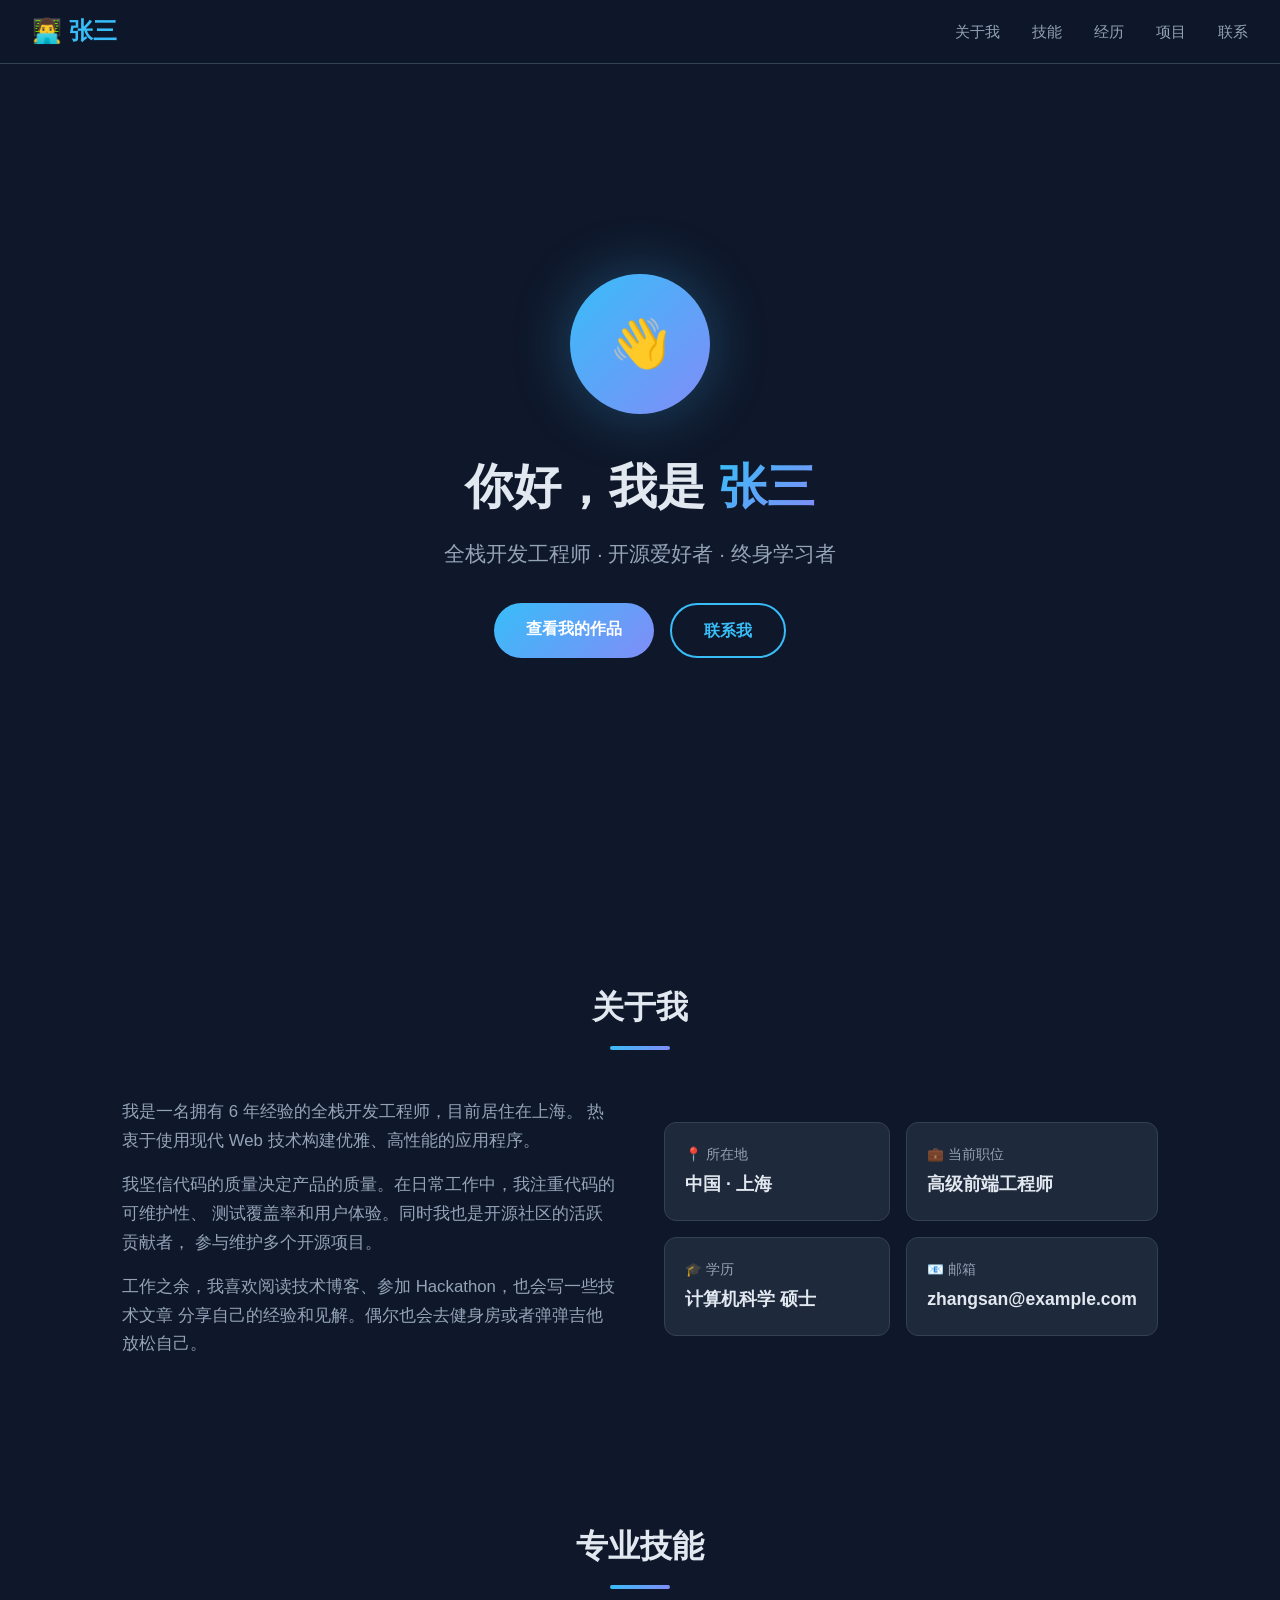
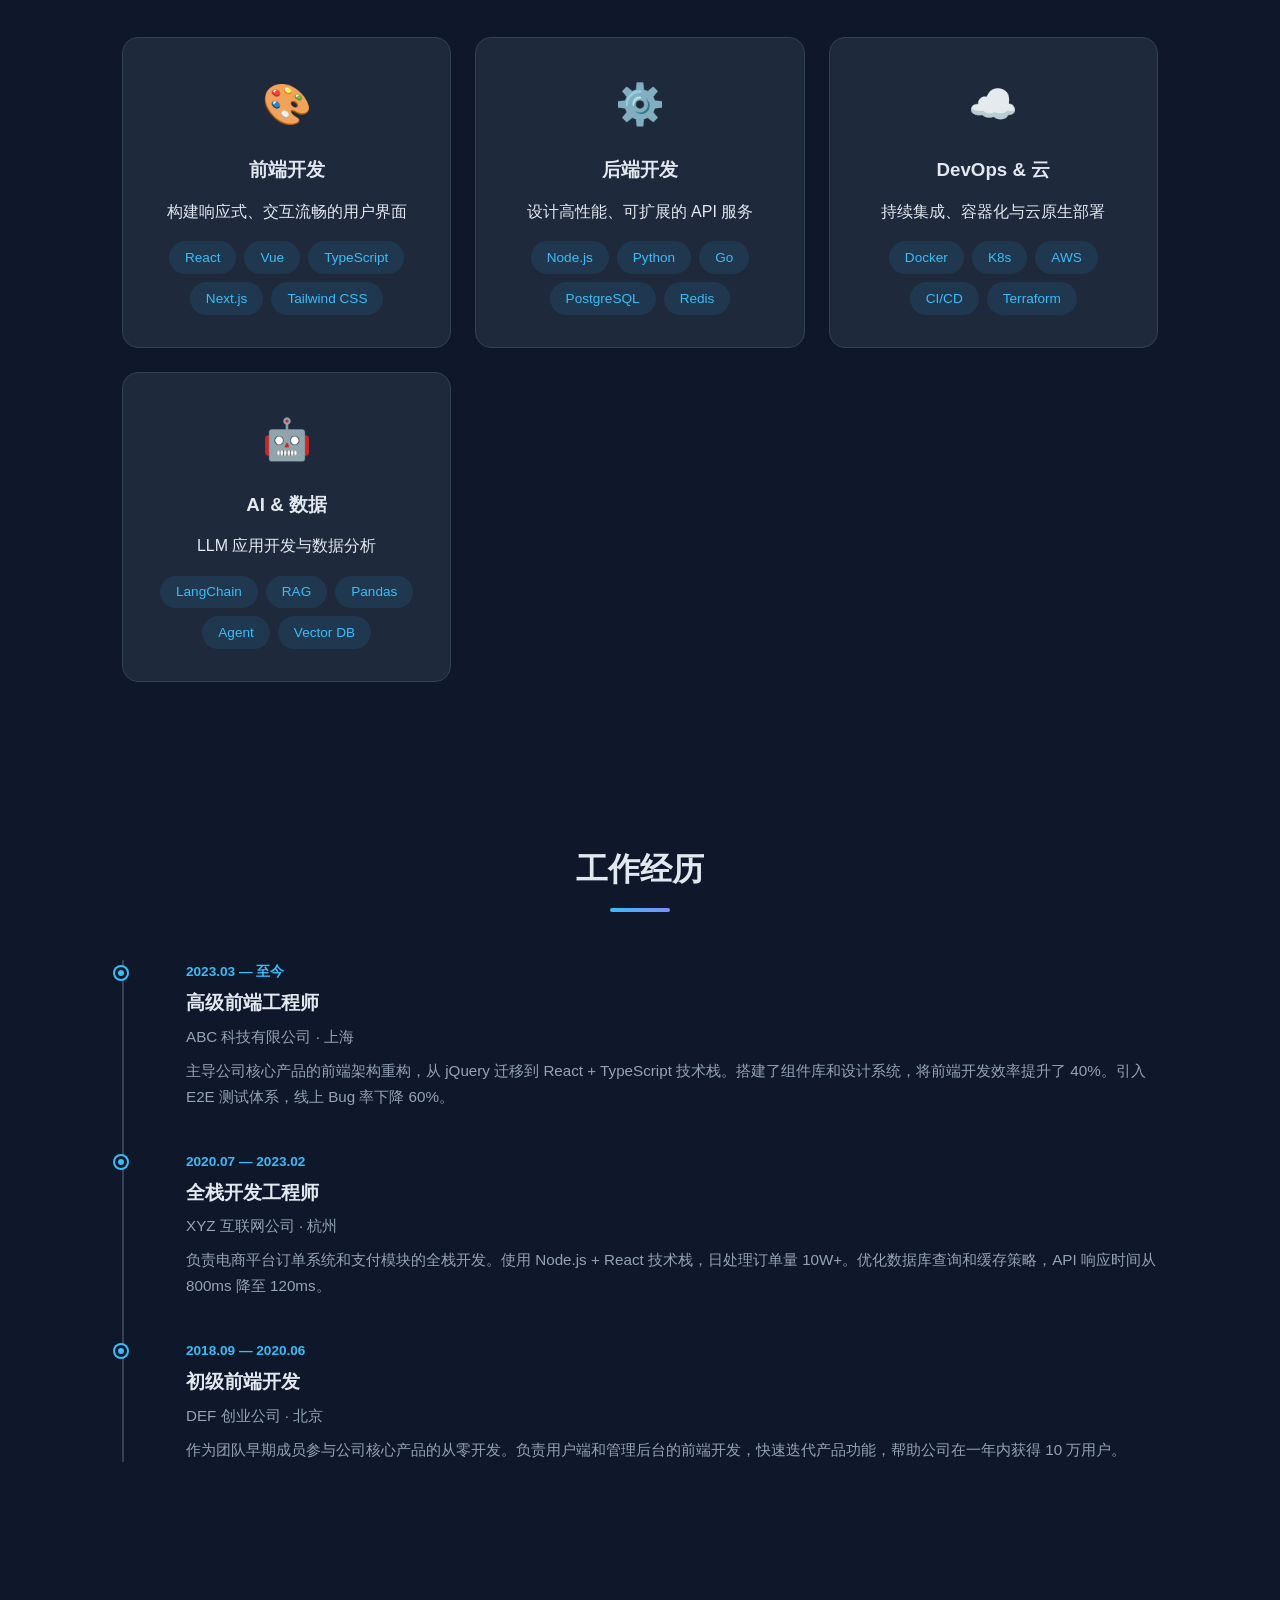
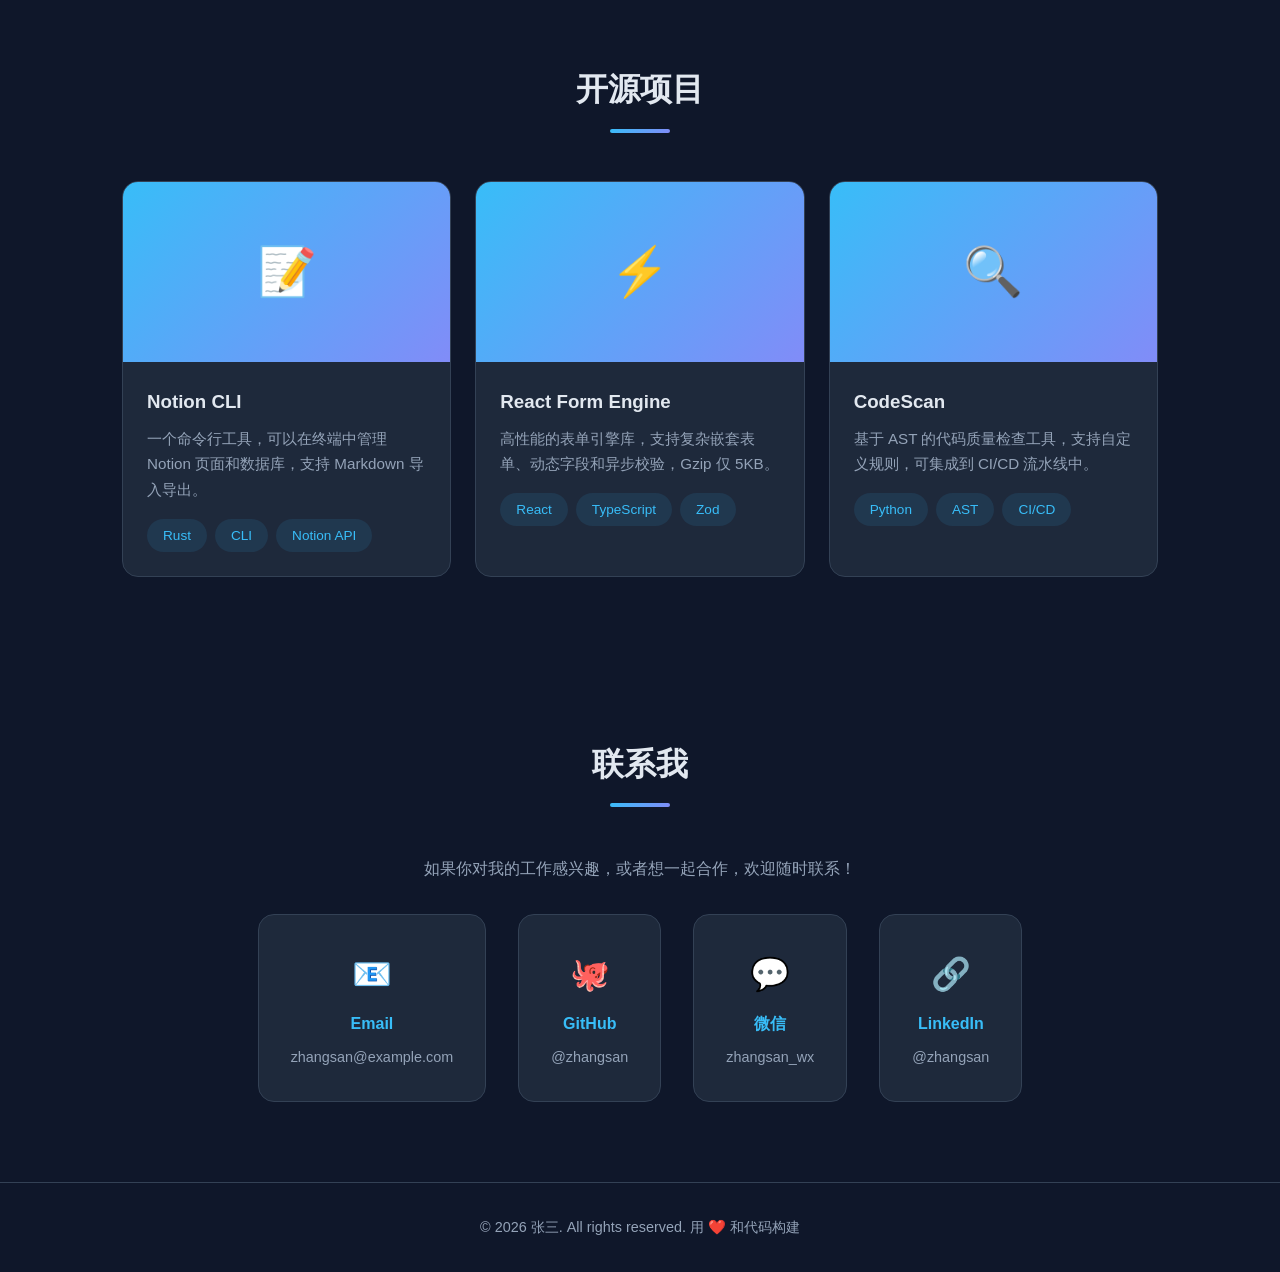
<file: index.html>
<!DOCTYPE html>
<html lang="zh-CN">
<head>
    <meta charset="UTF-8">
    <meta name="viewport" content="width=device-width, initial-scale=1.0">
    <title>个人介绍 - 张三</title>
    <style>
        /* ===== Reset & Base ===== */
        *, *::before, *::after { box-sizing: border-box; margin: 0; padding: 0; }

        :root {
            --bg: #0f172a;
            --bg-card: #1e293b;
            --text: #e2e8f0;
            --text-muted: #94a3b8;
            --accent: #38bdf8;
            --accent2: #818cf8;
            --border: #334155;
        }

        html { scroll-behavior: smooth; }

        body {
            font-family: -apple-system, BlinkMacSystemFont, 'Segoe UI', Roboto, 'Helvetica Neue', Arial, sans-serif;
            background: var(--bg);
            color: var(--text);
            line-height: 1.7;
            overflow-x: hidden;
        }

        a { color: var(--accent); text-decoration: none; transition: color 0.3s; }
        a:hover { color: var(--accent2); }

        /* ===== Navigation ===== */
        nav {
            position: fixed; top: 0; left: 0; right: 0; z-index: 1000;
            background: rgba(15, 23, 42, 0.85);
            backdrop-filter: blur(12px);
            border-bottom: 1px solid var(--border);
            padding: 0 2rem;
            display: flex; align-items: center; justify-content: space-between;
            height: 64px;
        }

        nav .logo { font-size: 1.5rem; font-weight: 700; color: var(--accent); }

        nav ul { display: flex; list-style: none; gap: 2rem; }
        nav ul li a { color: var(--text-muted); font-weight: 500; font-size: 0.95rem; }
        nav ul li a:hover { color: var(--text); }

        /* ===== Hero ===== */
        .hero {
            min-height: 100vh; display: flex; align-items: center; justify-content: center;
            text-align: center; padding: 6rem 2rem 4rem;
        }

        .hero .avatar {
            width: 140px; height: 140px; border-radius: 50%;
            background: linear-gradient(135deg, var(--accent), var(--accent2));
            display: flex; align-items: center; justify-content: center;
            font-size: 3rem; margin: 0 auto 2rem;
            box-shadow: 0 0 60px rgba(56, 189, 248, 0.3);
        }

        .hero h1 { font-size: 3rem; font-weight: 800; margin-bottom: 0.5rem; }
        .hero h1 span { background: linear-gradient(135deg, var(--accent), var(--accent2)); -webkit-background-clip: text; -webkit-text-fill-color: transparent; }
        .hero .subtitle { font-size: 1.3rem; color: var(--text-muted); margin-bottom: 2rem; }
        .hero .cta { display: flex; gap: 1rem; justify-content: center; flex-wrap: wrap; }

        .btn {
            display: inline-block; padding: 0.75rem 2rem; border-radius: 50px;
            font-weight: 600; font-size: 1rem; cursor: pointer; border: none;
            transition: all 0.3s;
        }
        .btn-primary { background: linear-gradient(135deg, var(--accent), var(--accent2)); color: #fff; }
        .btn-primary:hover { transform: translateY(-2px); box-shadow: 0 8px 25px rgba(56, 189, 248, 0.4); color: #fff; }
        .btn-outline { background: transparent; border: 2px solid var(--accent); color: var(--accent); }
        .btn-outline:hover { background: var(--accent); color: var(--bg); }

        /* ===== Sections ===== */
        section { padding: 5rem 2rem; max-width: 1100px; margin: 0 auto; }

        .section-title {
            font-size: 2rem; font-weight: 700; text-align: center; margin-bottom: 3rem;
        }
        .section-title::after {
            content: ''; display: block; width: 60px; height: 4px;
            background: linear-gradient(135deg, var(--accent), var(--accent2));
            margin: 0.75rem auto 0; border-radius: 2px;
        }

        /* ===== About ===== */
        .about-content {
            display: grid; grid-template-columns: 1fr 1fr; gap: 3rem; align-items: center;
        }
        .about-text p { color: var(--text-muted); margin-bottom: 1rem; font-size: 1.05rem; }
        .about-text p:last-child { margin-bottom: 0; }

        .info-grid {
            display: grid; grid-template-columns: 1fr 1fr; gap: 1rem;
        }
        .info-item {
            background: var(--bg-card); padding: 1.25rem; border-radius: 12px;
            border: 1px solid var(--border);
        }
        .info-item .label { font-size: 0.85rem; color: var(--text-muted); }
        .info-item .value { font-size: 1.1rem; font-weight: 600; margin-top: 0.25rem; }

        /* ===== Skills ===== */
        .skills-grid {
            display: grid; grid-template-columns: repeat(auto-fit, minmax(250px, 1fr)); gap: 1.5rem;
        }

        .skill-card {
            background: var(--bg-card); padding: 2rem; border-radius: 16px;
            border: 1px solid var(--border); text-align: center;
            transition: transform 0.3s, box-shadow 0.3s;
        }
        .skill-card:hover { transform: translateY(-5px); box-shadow: 0 12px 40px rgba(0, 0, 0, 0.3); }

        .skill-card .icon { font-size: 2.5rem; margin-bottom: 1rem; }
        .skill-card h3 { margin-bottom: 0.75rem; }
        .skill-card .tags { display: flex; flex-wrap: wrap; gap: 0.5rem; justify-content: center; margin-top: 1rem; }
        .tag {
            background: rgba(56, 189, 248, 0.1); color: var(--accent);
            padding: 0.3rem 1rem; border-radius: 50px; font-size: 0.85rem; font-weight: 500;
        }

        /* ===== Timeline ===== */
        .timeline { position: relative; padding-left: 2rem; }
        .timeline::before {
            content: ''; position: absolute; left: 0; top: 0; bottom: 0;
            width: 2px; background: var(--border);
        }

        .timeline-item { position: relative; margin-bottom: 2.5rem; padding-left: 2rem; }
        .timeline-item::before {
            content: ''; position: absolute; left: -2.45rem; top: 0.4rem;
            width: 12px; height: 12px; border-radius: 50%;
            background: var(--accent); border: 3px solid var(--bg);
            box-shadow: 0 0 0 2px var(--accent);
        }

        .timeline-item .date {
            font-size: 0.85rem; color: var(--accent); font-weight: 600; margin-bottom: 0.25rem;
        }
        .timeline-item h3 { font-size: 1.2rem; margin-bottom: 0.25rem; }
        .timeline-item .org { color: var(--text-muted); font-size: 0.95rem; margin-bottom: 0.5rem; }
        .timeline-item p { color: var(--text-muted); font-size: 0.95rem; }

        /* ===== Projects ===== */
        .projects-grid {
            display: grid; grid-template-columns: repeat(auto-fit, minmax(320px, 1fr)); gap: 1.5rem;
        }

        .project-card {
            background: var(--bg-card); border-radius: 16px; overflow: hidden;
            border: 1px solid var(--border); transition: transform 0.3s;
        }
        .project-card:hover { transform: translateY(-5px); }
        .project-card .cover {
            height: 180px; background: linear-gradient(135deg, var(--accent), var(--accent2));
            display: flex; align-items: center; justify-content: center; font-size: 3rem;
        }
        .project-card .body { padding: 1.5rem; }
        .project-card h3 { margin-bottom: 0.5rem; }
        .project-card p { color: var(--text-muted); font-size: 0.95rem; margin-bottom: 1rem; }
        .project-card .tags { display: flex; gap: 0.5rem; flex-wrap: wrap; }

        /* ===== Contact ===== */
        #contact { text-align: center; }
        .contact-links { display: flex; gap: 2rem; justify-content: center; flex-wrap: wrap; margin-top: 2rem; }
        .contact-link {
            display: flex; flex-direction: column; align-items: center; gap: 0.5rem;
            background: var(--bg-card); padding: 2rem; border-radius: 16px;
            border: 1px solid var(--border); min-width: 140px;
            transition: transform 0.3s, box-shadow 0.3s;
        }
        .contact-link:hover { transform: translateY(-5px); box-shadow: 0 12px 40px rgba(0, 0, 0, 0.3); }
        .contact-link .icon { font-size: 2rem; }
        .contact-link span { color: var(--text-muted); font-size: 0.9rem; }

        /* ===== Footer ===== */
        footer {
            text-align: center; padding: 2rem; color: var(--text-muted);
            border-top: 1px solid var(--border); font-size: 0.9rem;
        }

        /* ===== Scroll animation ===== */
        .reveal { opacity: 0; transform: translateY(30px); transition: all 0.6s ease; }
        .reveal.visible { opacity: 1; transform: translateY(0); }

        /* ===== Responsive ===== */
        @media (max-width: 768px) {
            nav ul { display: none; }
            .hero h1 { font-size: 2rem; }
            .about-content { grid-template-columns: 1fr; }
            .info-grid { grid-template-columns: 1fr; }
        }
    </style>
</head>
<body>

<!-- Navigation -->
<nav>
    <div class="logo">👨‍💻 张三</div>
    <ul>
        <li><a href="#about">关于我</a></li>
        <li><a href="#skills">技能</a></li>
        <li><a href="#experience">经历</a></li>
        <li><a href="#projects">项目</a></li>
        <li><a href="#contact">联系</a></li>
    </ul>
</nav>

<!-- Hero -->
<header class="hero">
    <div>
        <div class="avatar">👋</div>
        <h1>你好，我是 <span>张三</span></h1>
        <p class="subtitle">全栈开发工程师 · 开源爱好者 · 终身学习者</p>
        <div class="cta">
            <a href="#projects" class="btn btn-primary">查看我的作品</a>
            <a href="#contact" class="btn btn-outline">联系我</a>
        </div>
    </div>
</header>

<!-- About -->
<section id="about">
    <h2 class="section-title reveal">关于我</h2>
    <div class="about-content reveal">
        <div class="about-text">
            <p>
                我是一名拥有 6 年经验的全栈开发工程师，目前居住在上海。
                热衷于使用现代 Web 技术构建优雅、高性能的应用程序。
            </p>
            <p>
                我坚信代码的质量决定产品的质量。在日常工作中，我注重代码的可维护性、
                测试覆盖率和用户体验。同时我也是开源社区的活跃贡献者，
                参与维护多个开源项目。
            </p>
            <p>
                工作之余，我喜欢阅读技术博客、参加 Hackathon，也会写一些技术文章
                分享自己的经验和见解。偶尔也会去健身房或者弹弹吉他放松自己。
            </p>
        </div>
        <div class="info-grid">
            <div class="info-item">
                <div class="label">📍 所在地</div>
                <div class="value">中国 · 上海</div>
            </div>
            <div class="info-item">
                <div class="label">💼 当前职位</div>
                <div class="value">高级前端工程师</div>
            </div>
            <div class="info-item">
                <div class="label">🎓 学历</div>
                <div class="value">计算机科学 硕士</div>
            </div>
            <div class="info-item">
                <div class="label">📧 邮箱</div>
                <div class="value">zhangsan@example.com</div>
            </div>
        </div>
    </div>
</section>

<!-- Skills -->
<section id="skills">
    <h2 class="section-title reveal">专业技能</h2>
    <div class="skills-grid reveal">
        <div class="skill-card">
            <div class="icon">🎨</div>
            <h3>前端开发</h3>
            <p>构建响应式、交互流畅的用户界面</p>
            <div class="tags">
                <span class="tag">React</span><span class="tag">Vue</span><span class="tag">TypeScript</span>
                <span class="tag">Next.js</span><span class="tag">Tailwind CSS</span>
            </div>
        </div>
        <div class="skill-card">
            <div class="icon">⚙️</div>
            <h3>后端开发</h3>
            <p>设计高性能、可扩展的 API 服务</p>
            <div class="tags">
                <span class="tag">Node.js</span><span class="tag">Python</span><span class="tag">Go</span>
                <span class="tag">PostgreSQL</span><span class="tag">Redis</span>
            </div>
        </div>
        <div class="skill-card">
            <div class="icon">☁️</div>
            <h3>DevOps & 云</h3>
            <p>持续集成、容器化与云原生部署</p>
            <div class="tags">
                <span class="tag">Docker</span><span class="tag">K8s</span><span class="tag">AWS</span>
                <span class="tag">CI/CD</span><span class="tag">Terraform</span>
            </div>
        </div>
        <div class="skill-card">
            <div class="icon">🤖</div>
            <h3>AI & 数据</h3>
            <p>LLM 应用开发与数据分析</p>
            <div class="tags">
                <span class="tag">LangChain</span><span class="tag">RAG</span><span class="tag">Pandas</span>
                <span class="tag">Agent</span><span class="tag">Vector DB</span>
            </div>
        </div>
    </div>
</section>

<!-- Experience -->
<section id="experience">
    <h2 class="section-title reveal">工作经历</h2>
    <div class="timeline reveal">
        <div class="timeline-item">
            <div class="date">2023.03 — 至今</div>
            <h3>高级前端工程师</h3>
            <div class="org">ABC 科技有限公司 · 上海</div>
            <p>主导公司核心产品的前端架构重构，从 jQuery 迁移到 React + TypeScript 技术栈。搭建了组件库和设计系统，将前端开发效率提升了 40%。引入 E2E 测试体系，线上 Bug 率下降 60%。</p>
        </div>
        <div class="timeline-item">
            <div class="date">2020.07 — 2023.02</div>
            <h3>全栈开发工程师</h3>
            <div class="org">XYZ 互联网公司 · 杭州</div>
            <p>负责电商平台订单系统和支付模块的全栈开发。使用 Node.js + React 技术栈，日处理订单量 10W+。优化数据库查询和缓存策略，API 响应时间从 800ms 降至 120ms。</p>
        </div>
        <div class="timeline-item">
            <div class="date">2018.09 — 2020.06</div>
            <h3>初级前端开发</h3>
            <div class="org">DEF 创业公司 · 北京</div>
            <p>作为团队早期成员参与公司核心产品的从零开发。负责用户端和管理后台的前端开发，快速迭代产品功能，帮助公司在一年内获得 10 万用户。</p>
        </div>
    </div>
</section>

<!-- Projects -->
<section id="projects">
    <h2 class="section-title reveal">开源项目</h2>
    <div class="projects-grid reveal">
        <div class="project-card">
            <div class="cover">📝</div>
            <div class="body">
                <h3>Notion CLI</h3>
                <p>一个命令行工具，可以在终端中管理 Notion 页面和数据库，支持 Markdown 导入导出。</p>
                <div class="tags">
                    <span class="tag">Rust</span><span class="tag">CLI</span><span class="tag">Notion API</span>
                </div>
            </div>
        </div>
        <div class="project-card">
            <div class="cover">⚡</div>
            <div class="body">
                <h3>React Form Engine</h3>
                <p>高性能的表单引擎库，支持复杂嵌套表单、动态字段和异步校验，Gzip 仅 5KB。</p>
                <div class="tags">
                    <span class="tag">React</span><span class="tag">TypeScript</span><span class="tag">Zod</span>
                </div>
            </div>
        </div>
        <div class="project-card">
            <div class="cover">🔍</div>
            <div class="body">
                <h3>CodeScan</h3>
                <p>基于 AST 的代码质量检查工具，支持自定义规则，可集成到 CI/CD 流水线中。</p>
                <div class="tags">
                    <span class="tag">Python</span><span class="tag">AST</span><span class="tag">CI/CD</span>
                </div>
            </div>
        </div>
    </div>
</section>

<!-- Contact -->
<section id="contact">
    <h2 class="section-title reveal">联系我</h2>
    <p style="color: var(--text-muted); margin-bottom: 1rem;" class="reveal">
        如果你对我的工作感兴趣，或者想一起合作，欢迎随时联系！
    </p>
    <div class="contact-links reveal">
        <a href="mailto:zhangsan@example.com" class="contact-link">
            <span class="icon">📧</span>
            <strong>Email</strong>
            <span>zhangsan@example.com</span>
        </a>
        <a href="https://github.com" class="contact-link" target="_blank">
            <span class="icon">🐙</span>
            <strong>GitHub</strong>
            <span>@zhangsan</span>
        </a>
        <a href="#" class="contact-link">
            <span class="icon">💬</span>
            <strong>微信</strong>
            <span>zhangsan_wx</span>
        </a>
        <a href="https://linkedin.com" class="contact-link" target="_blank">
            <span class="icon">🔗</span>
            <strong>LinkedIn</strong>
            <span>@zhangsan</span>
        </a>
    </div>
</section>

<!-- Footer -->
<footer>
    <p>&copy; 2026 张三. All rights reserved. 用 ❤️ 和代码构建</p>
</footer>

<script>
    // Scroll reveal animation
    const observer = new IntersectionObserver((entries) => {
        entries.forEach(entry => {
            if (entry.isIntersecting) {
                entry.target.classList.add('visible');
            }
        });
    }, { threshold: 0.1 });

    document.querySelectorAll('.reveal').forEach(el => observer.observe(el));

    // Smooth nav highlight
    const sections = document.querySelectorAll('section');
    const navLinks = document.querySelectorAll('nav ul li a');

    window.addEventListener('scroll', () => {
        let current = '';
        sections.forEach(section => {
            const top = section.offsetTop - 100;
            if (window.scrollY >= top) current = section.getAttribute('id');
        });
        navLinks.forEach(link => {
            link.style.color = link.getAttribute('href') === '#' + current
                ? '#38bdf8' : '#94a3b8';
        });
    });
</script>

</body>
</html>
</file>
